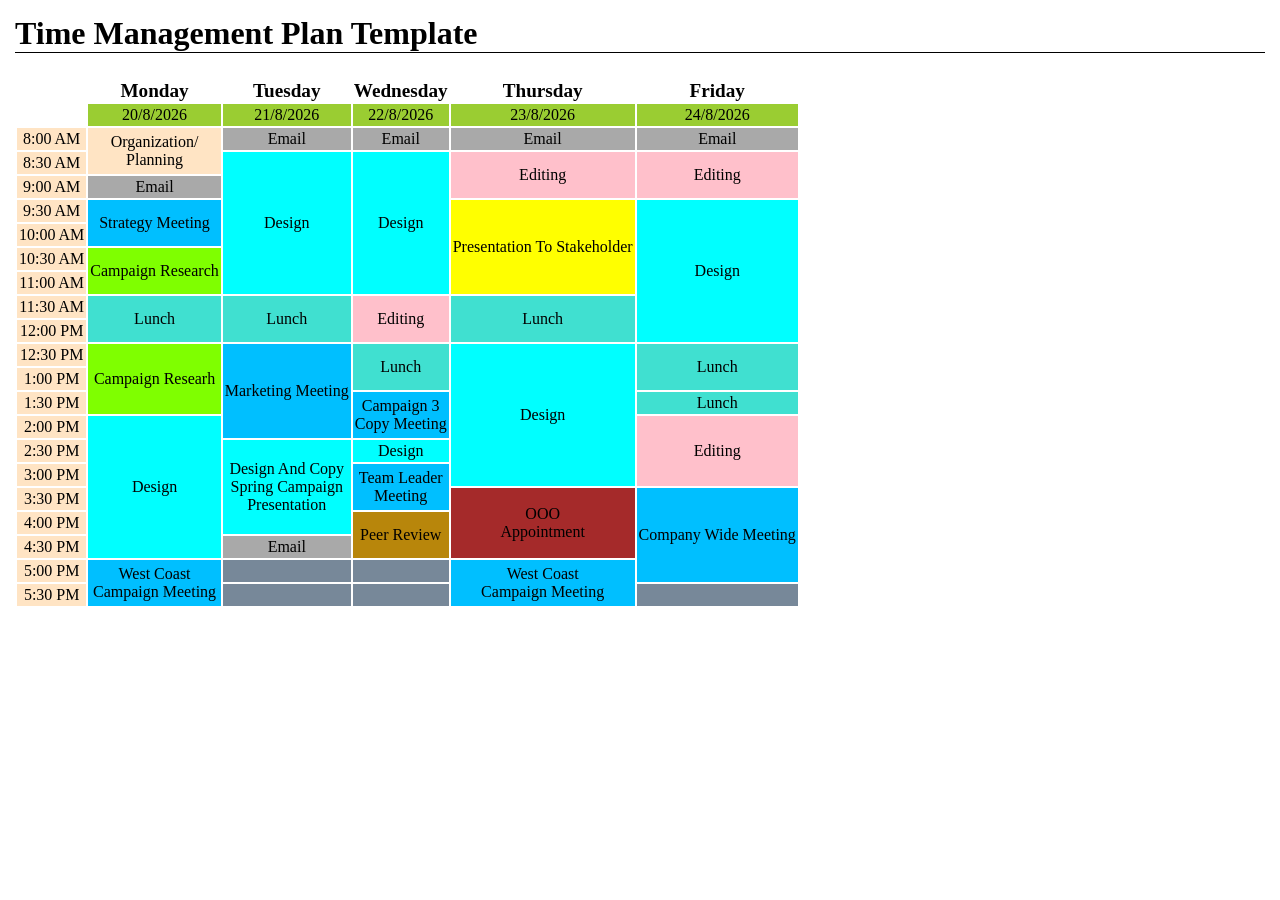
<file: index.html>
<!doctype html>
<html lang="en">
  <head>
    <meta charset="UTF-8" />
    <meta name="viewport" content="width=device-width, initial-scale=1.0" />
    <title>Schedule</title>
    <link rel="stylesheet" href="style.css">
  </head>
  <body>
    <h1>Time Management Plan Template</h1>
    <table>
      <tr>
        <th></th>
        <th>Monday</th>
        <th>Tuesday</th>
        <th>Wednesday</th>
        <th>Thursday</th>
        <th>Friday</th>
      </tr>

      <tr>
        <th></th>
        <td class="date_bg">20/8/2026</td>
        <td class="date_bg">21/8/2026</td>
        <td class="date_bg">22/8/2026</td>
        <td class="date_bg">23/8/2026</td>
        <td class="date_bg">24/8/2026</td>
      </tr>

      <tr>
        <td class="time_bg">8:00 AM</td>
        <td rowspan="2" class="time_bg">Organization/ <br/> Planning</td>
        <td class="email_bg">Email</td>
        <td class="email_bg">Email</td>
        <td class="email_bg">Email</td>
        <td class="email_bg">Email</td>
      </tr>

      <tr>
        <td class="time_bg">8:30 AM</td>
        <td rowspan="6" class="design_bg">Design</td>
        <td rowspan="6" class="design_bg">Design</td>
        <td rowspan="2" class="edit_bg">Editing</td>
        <td rowspan="2" class="edit_bg">Editing</td>
      </tr>

      <tr>
        <td class="time_bg">9:00 AM</td>
        <td class="email_bg">Email</td>
      </tr>

      <tr>
        <td class="time_bg">9:30 AM</td>
        <td rowspan="2" class="meeting_bg">Strategy Meeting</td>
        <td rowspan="4" class="stake_bg">Presentation to Stakeholder</td>
        <td rowspan="6" class="design_bg">Design</td>
      </tr>

      <tr>
        <td class="time_bg">10:00 AM</td>
      </tr>

      <tr>
        <td class="time_bg">10:30 AM</td>
        <td rowspan="2" class="research_bg">Campaign Research</td>
      </tr>

      <tr>
        <td class="time_bg">11:00 AM</td>
      </tr>

      <tr>
        <td class="time_bg">11:30 AM</td>
        <td rowspan="2" class="lunch_bg">Lunch</td>
        <td rowspan="2" class="lunch_bg">Lunch</td>
        <td rowspan="2" class="edit_bg">Editing</td>
        <td rowspan="2" class="lunch_bg">Lunch</td>
      </tr>

      <tr>
        <td class="time_bg">12:00 PM</td>
      </tr>

      <tr>
        <td class="time_bg">12:30 PM</td>
        <td rowspan="3" class="research_bg">Campaign Researh</td>
        <td rowspan="4" class="meeting_bg">Marketing Meeting</td>
        <td rowspan="2" class="lunch_bg">Lunch</td>
        <td rowspan="6" class="design_bg">Design</td>
        <td rowspan="2" class="lunch_bg">Lunch</td>
      </tr>

      <tr>
        <td class="time_bg">1:00 PM</td>
      </tr>

      <tr>
        <td class="time_bg">1:30 PM</td>
        <td rowspan="2" class="meeting_bg">Campaign 3 <br/> Copy Meeting</td>
        <td class="lunch_bg">Lunch</td>
      </tr>

      <tr>
        <td class="time_bg">2:00 PM</td>
        <td rowspan="6" class="design_bg">Design</td>
        <td rowspan="3" class="edit_bg">Editing</td>
      </tr>

      <tr>
        <td class="time_bg">2:30 PM</td>
        <td rowspan="4" class="design_bg">Design and Copy <br/> Spring Campaign <br/> Presentation</td>
        <td class="design_bg">Design</td>
      </tr> 

      <tr>
        <td class="time_bg">3:00 PM</td>
        <td rowspan="2" class="meeting_bg">Team Leader <br/> Meeting</td>
      </tr>

      <tr>
        <td class="time_bg">3:30 PM</td>
        <td rowspan="3" class="appoinment_bg">OOO <br/> Appointment</td>
        <td rowspan="4" class="meeting_bg">Company Wide Meeting</td>
      </tr>

      <tr>
        <td class="time_bg">4:00 PM</td>
        <td rowspan="2" class="review_bg">Peer Review</td> 
      </tr>

      <tr>
        <td class="time_bg">4:30 PM</td>
        <td class="email_bg">Email</td>
      </tr>

      <tr>
        <td class="time_bg">5:00 PM</td>
        <td rowspan="2" class="meeting_bg">West Coast <br/> Campaign Meeting</td>
        <td class="empty_bg"></td>
        <td class="empty_bg"></td>
        <td rowspan="2" class="meeting_bg">West Coast <br/> Campaign Meeting</td>
      </tr>

      <tr>
        <td class="time_bg">5:30 PM</td>
        <td class="empty_bg"></td>
        <td class="empty_bg"></td>
        <td class="empty_bg"></td>
      </tr>
      
    </table>
  </body>
</html>
</file>
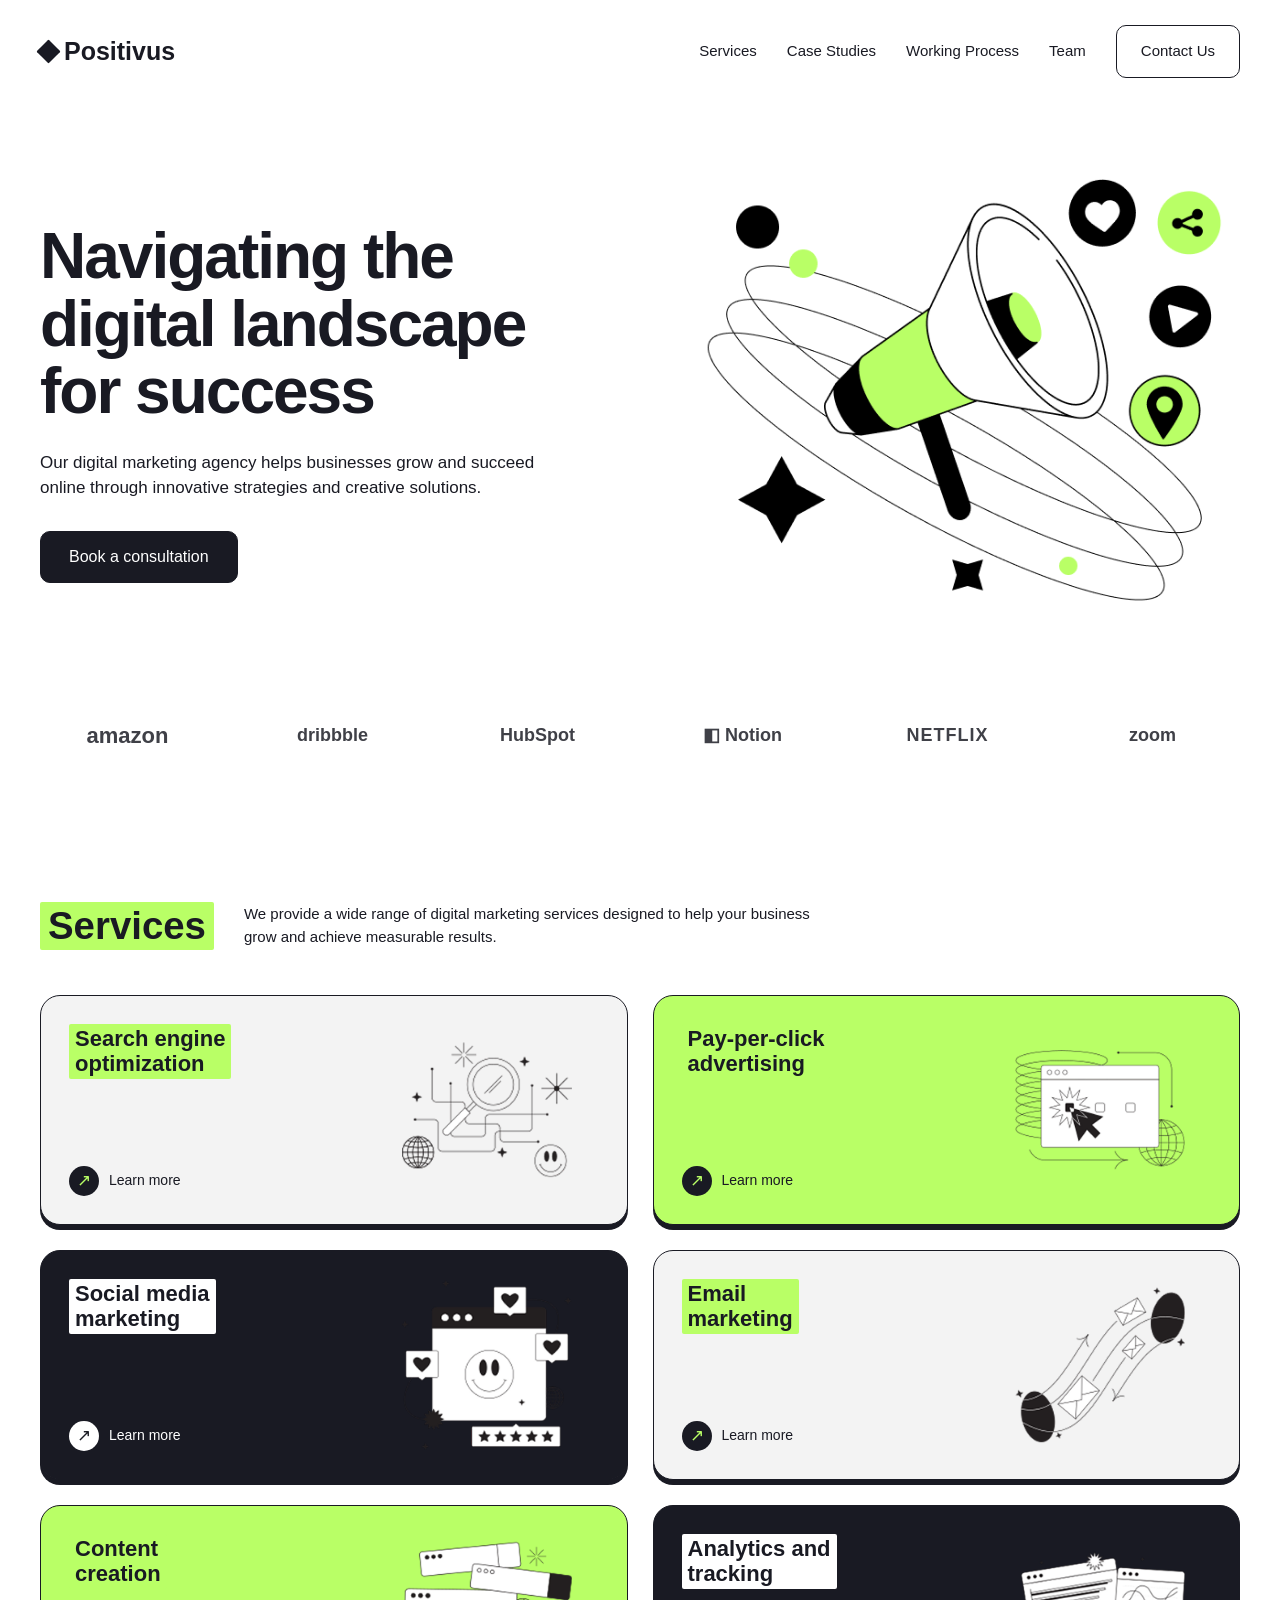
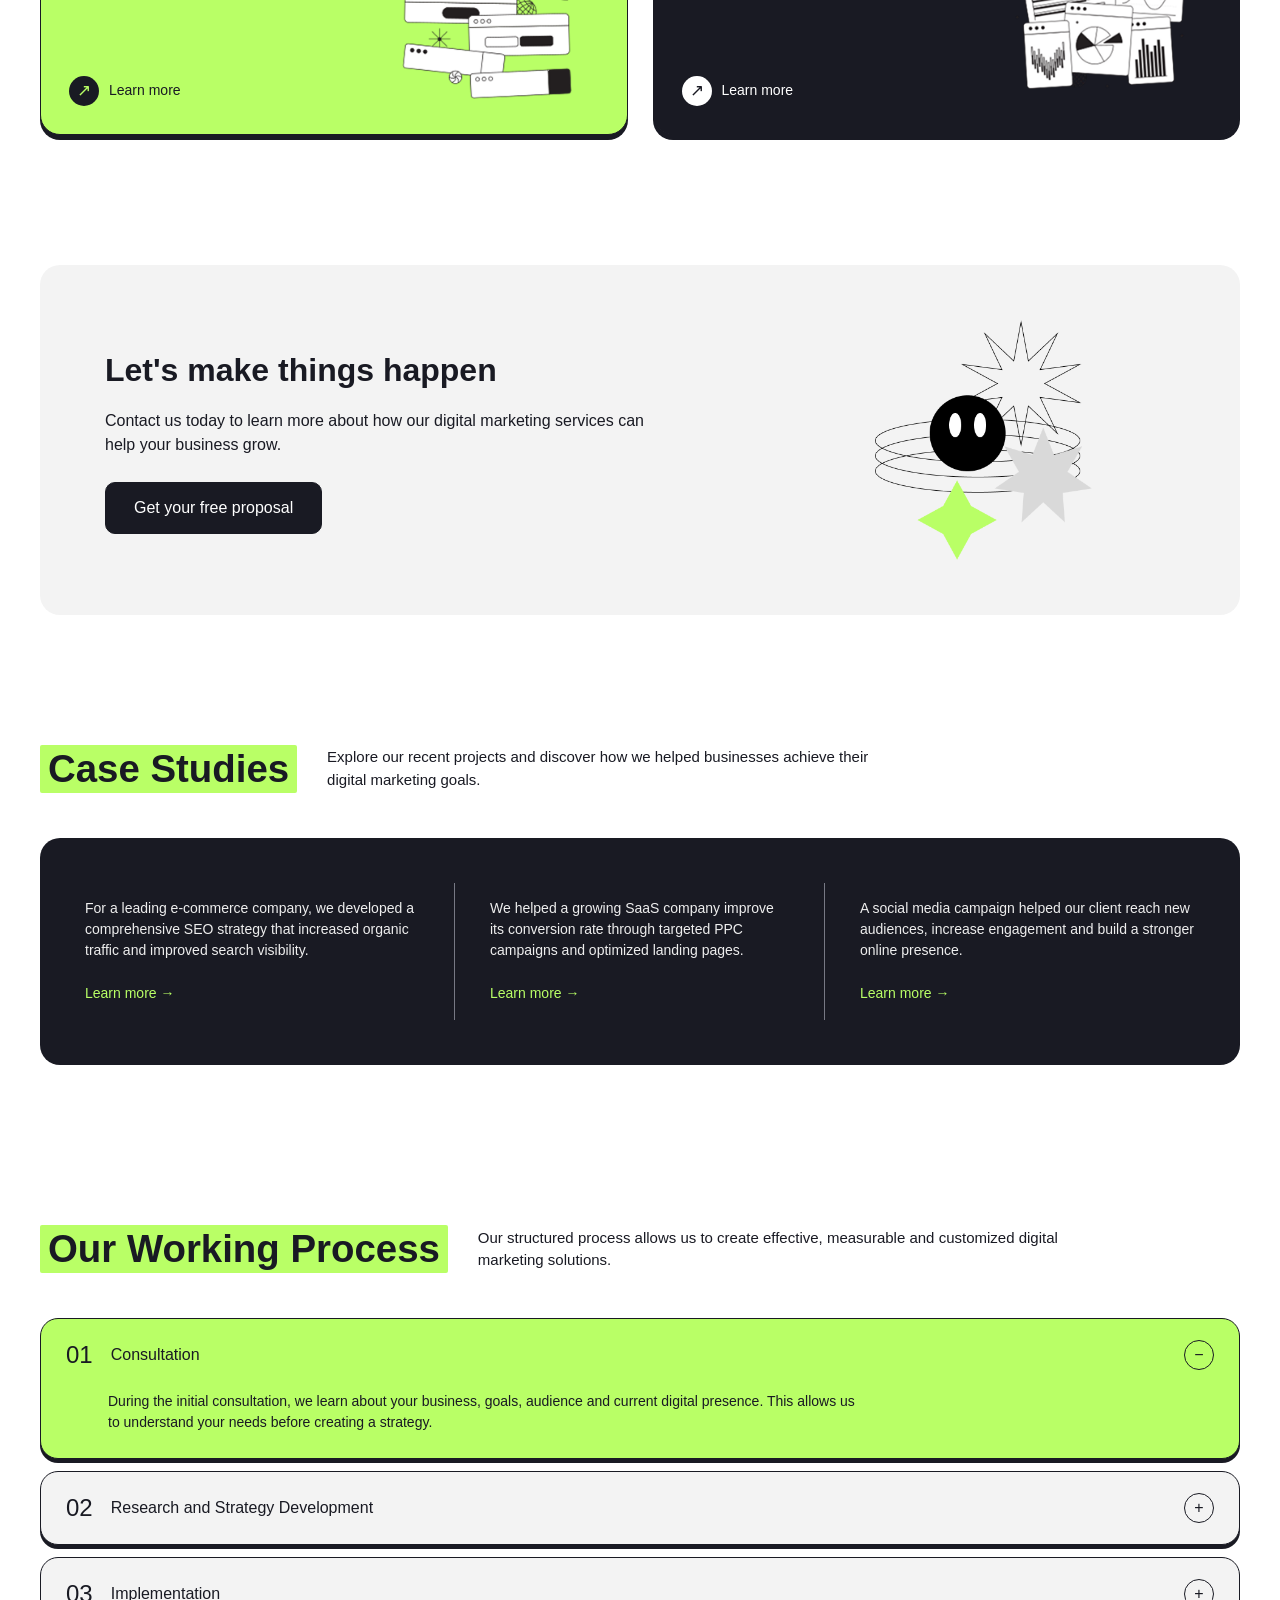
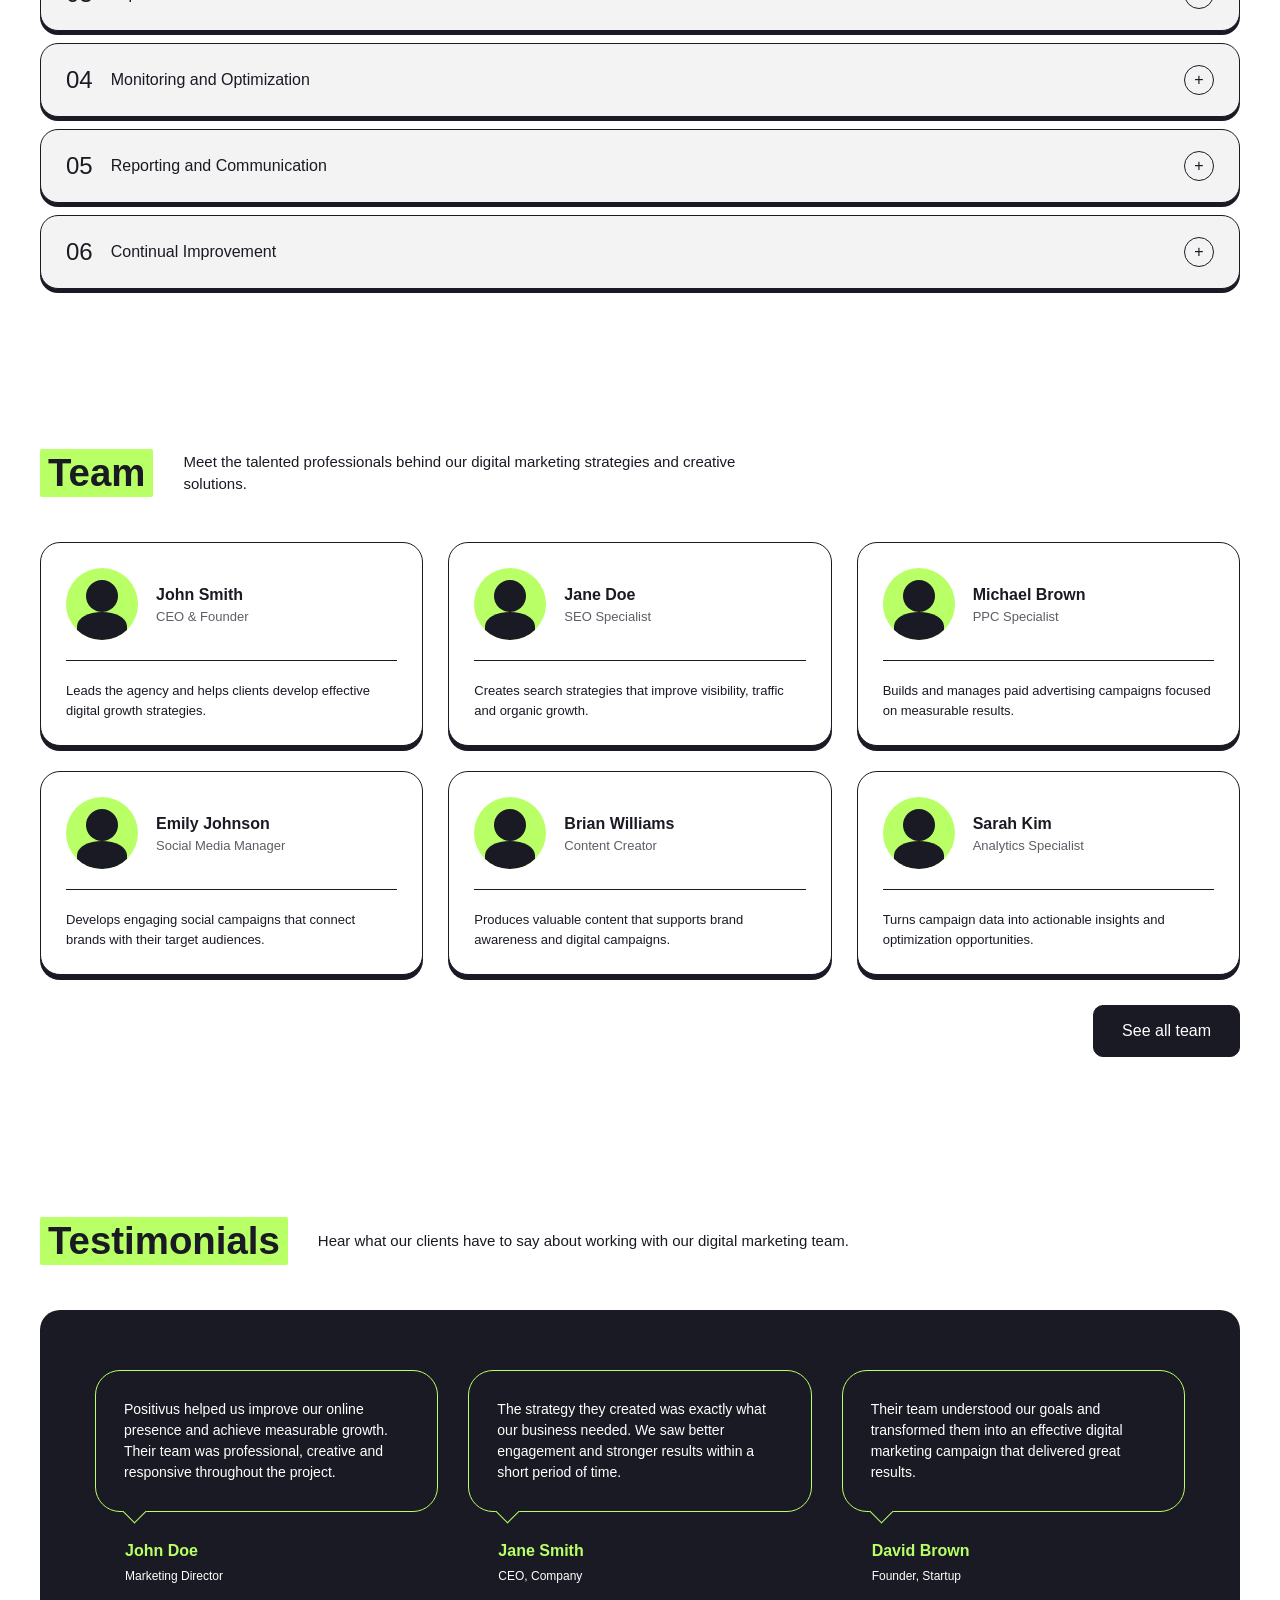
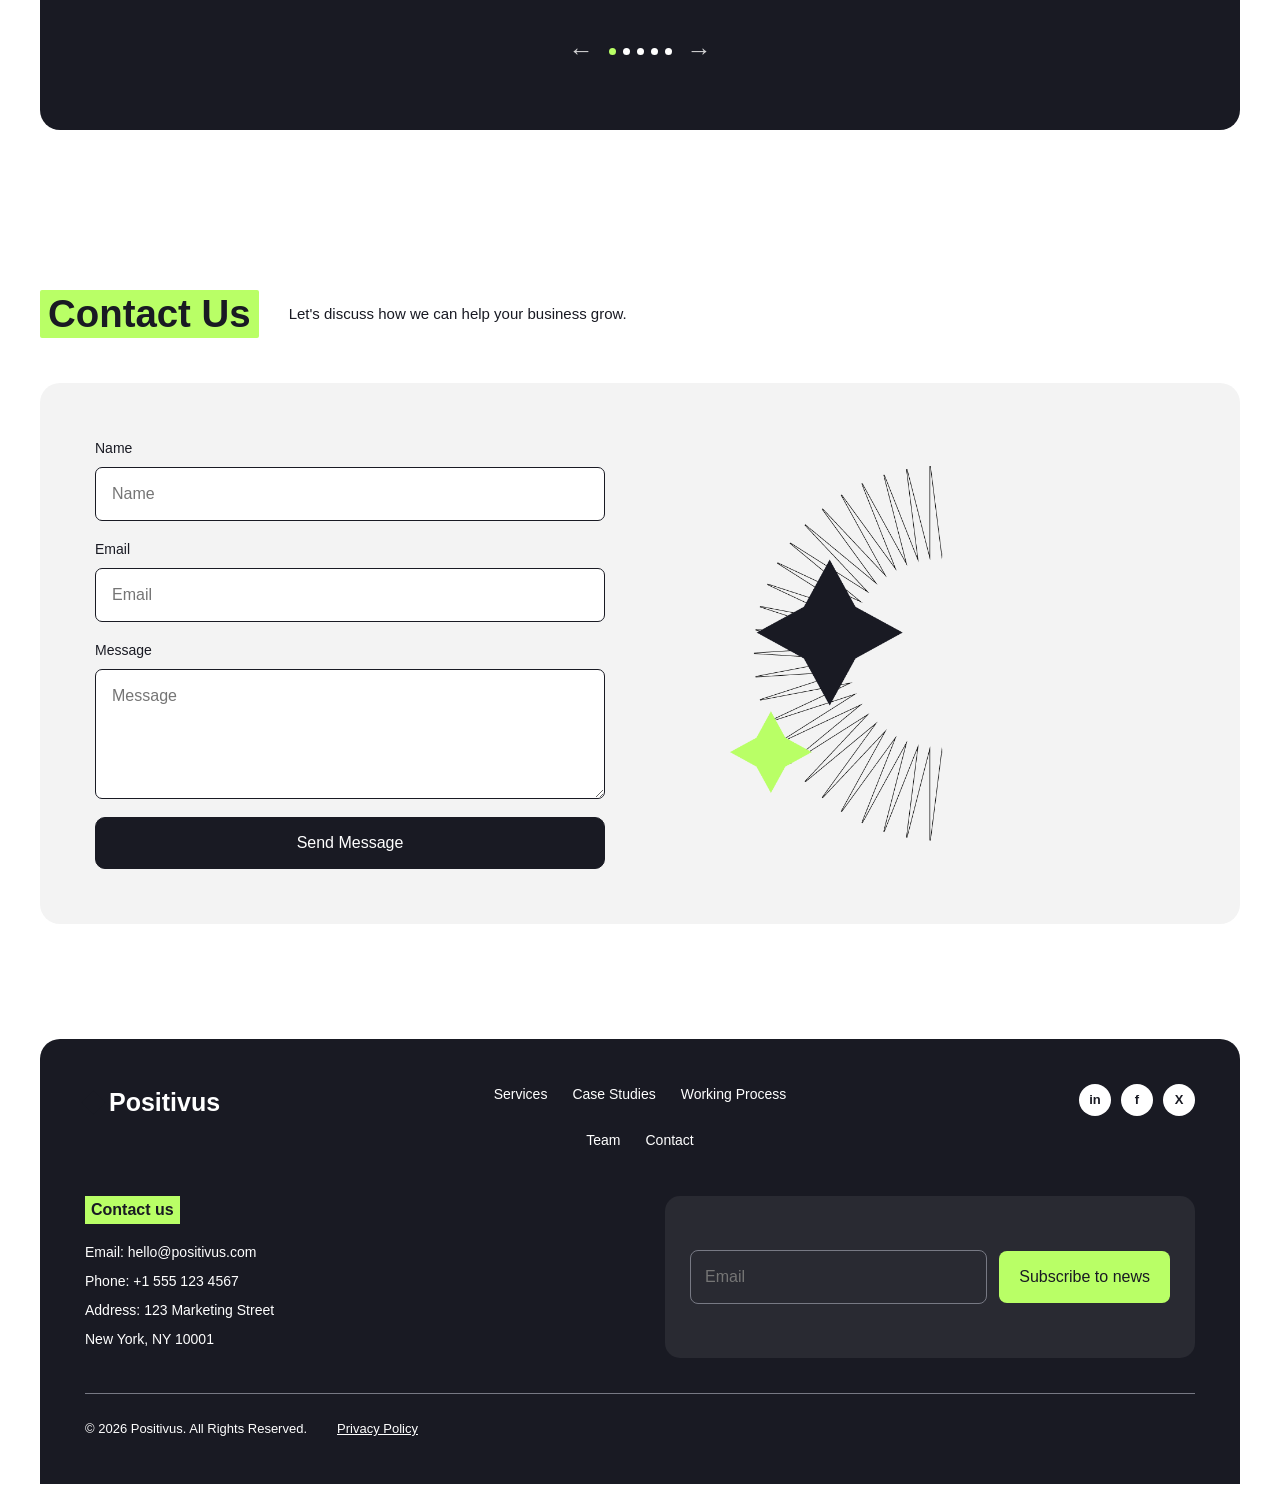
<file: Assignment #3/index.html>
<!doctype html>
<html lang="en">
  <head>
    <meta charset="UTF-8" />
    <meta name="viewport" content="width=device-width, initial-scale=1.0" />
    <title>Positivus - Digital Marketing Agency</title>
    <link rel="stylesheet" href="./style.css" />
  </head>
  <body>
    <!-- ==================== NAVBAR ==================== -->

    <header class="navbar">
      <div class="container nav-wrapper">
        <a href="#" class="logo">
          <span class="logo-mark"></span>
          Positivus
        </a>

        <nav class="nav-menu">
          <a href="#services">Services</a>
          <a href="#case-studies">Case Studies</a>
          <a href="#process">Working Process</a>
          <a href="#team">Team</a>
          <a href="#contact" class="nav-button">Contact Us</a>
        </nav>

        <button class="mobile-menu" aria-label="Open menu">
          <span></span>
          <span></span>
          <span></span>
        </button>
      </div>
    </header>

    <main>
      <!-- ==================== HERO ==================== -->

      <section class="hero">
        <div class="container hero-wrapper">
          <div class="hero-content">
            <h1>Navigating the digital landscape for success</h1>

            <p>
              Our digital marketing agency helps businesses grow and succeed
              online through innovative strategies and creative solutions.
            </p>

            <a href="#contact" class="btn"> Book a consultation </a>
          </div>

          <div class="hero-graphic">
            <img src="./assets/hero.png" alt="Digital marketing illustration" />
          </div>
        </div>
      </section>

      <!-- ==================== CLIENT LOGOS ==================== -->

      <section class="logos">
        <div class="container logo-list">
          <div class="client-logo amazon">amazon</div>
          <div class="client-logo">dribbble</div>
          <div class="client-logo">HubSpot</div>
          <div class="client-logo">◧ Notion</div>
          <div class="client-logo netflix">NETFLIX</div>
          <div class="client-logo">zoom</div>
        </div>
      </section>

      <!-- ==================== SERVICES ==================== -->

      <section class="section" id="services">
        <div class="container">
          <div class="section-heading">
            <h2>Services</h2>

            <p>
              We provide a wide range of digital marketing services designed to
              help your business grow and achieve measurable results.
            </p>
          </div>

          <div class="services-grid">
            <!-- Card 1 -->

            <article class="service-card light">
              <div class="service-info">
                <h3 class="service-title">
                  Search engine<br />
                  optimization
                </h3>

                <a href="#" class="learn-more">
                  <span class="arrow-circle">↗</span>
                  Learn more
                </a>
              </div>

              <div class="service-art">
                <img
                  src="./assets/service1.png"
                  alt="Search engine optimization" />
              </div>
            </article>

            <!-- Card 2 -->

            <article class="service-card green">
              <div class="service-info">
                <h3 class="service-title">
                  Pay-per-click<br />
                  advertising
                </h3>

                <a href="#" class="learn-more">
                  <span class="arrow-circle">↗</span>
                  Learn more
                </a>
              </div>

              <div class="service-art">
                <img
                  src="./assets/service2.png"
                  alt="Search engine optimization" />
              </div>
            </article>

            <!-- Card 3 -->

            <article class="service-card dark">
              <div class="service-info">
                <h3 class="service-title">
                  Social media<br />
                  marketing
                </h3>

                <a href="#" class="learn-more">
                  <span class="arrow-circle">↗</span>
                  Learn more
                </a>
              </div>

              <div class="service-art">
                <img
                  src="./assets/service3.png"
                  alt="Search engine optimization" />
              </div>
            </article>

            <!-- Card 4 -->

            <article class="service-card light">
              <div class="service-info">
                <h3 class="service-title">
                  Email<br />
                  marketing
                </h3>

                <a href="#" class="learn-more">
                  <span class="arrow-circle">↗</span>
                  Learn more
                </a>
              </div>

              <div class="service-art">
                <img
                  src="./assets/service4.png"
                  alt="Search engine optimization" />
              </div>
            </article>

            <!-- Card 5 -->

            <article class="service-card green">
              <div class="service-info">
                <h3 class="service-title">
                  Content<br />
                  creation
                </h3>

                <a href="#" class="learn-more">
                  <span class="arrow-circle">↗</span>
                  Learn more
                </a>
              </div>

              <div class="service-art">
                <img
                  src="./assets/service5.png"
                  alt="Search engine optimization" />
              </div>
            </article>

            <!-- Card 6 -->

            <article class="service-card dark">
              <div class="service-info">
                <h3 class="service-title">
                  Analytics and<br />
                  tracking
                </h3>

                <a href="#" class="learn-more">
                  <span class="arrow-circle">↗</span>
                  Learn more
                </a>
              </div>

              <div class="service-art">
                <img
                  src="./assets/service6.png"
                  alt="Search engine optimization" />
              </div>
            </article>
          </div>
        </div>
      </section>

      <!-- ==================== CTA ==================== -->

      <section class="cta">
        <div class="container">
          <div class="cta-box">
            <div>
              <h3>Let's make things happen</h3>

              <p>
                Contact us today to learn more about how our digital marketing
                services can help your business grow.
              </p>

              <a href="#contact" class="btn"> Get your free proposal </a>
            </div>

            <div class="cta-art">
              <img
                src="./assets/cta.png"
                alt="Let's make things happen illustration" />
            </div>
          </div>
        </div>
      </section>

      <!-- ==================== CASE STUDIES ==================== -->

      <section class="section" id="case-studies">
        <div class="container">
          <div class="section-heading">
            <h2>Case Studies</h2>

            <p>
              Explore our recent projects and discover how we helped businesses
              achieve their digital marketing goals.
            </p>
          </div>

          <div class="case-studies">
            <article class="case">
              <p>
                For a leading e-commerce company, we developed a comprehensive
                SEO strategy that increased organic traffic and improved search
                visibility.
              </p>

              <a href="#"> Learn more → </a>
            </article>

            <article class="case">
              <p>
                We helped a growing SaaS company improve its conversion rate
                through targeted PPC campaigns and optimized landing pages.
              </p>

              <a href="#"> Learn more → </a>
            </article>

            <article class="case">
              <p>
                A social media campaign helped our client reach new audiences,
                increase engagement and build a stronger online presence.
              </p>

              <a href="#"> Learn more → </a>
            </article>
          </div>
        </div>
      </section>

      <!-- ==================== WORKING PROCESS ==================== -->

      <section class="section" id="process">
        <div class="container">
          <div class="section-heading">
            <h2>Our Working Process</h2>

            <p>
              Our structured process allows us to create effective, measurable
              and customized digital marketing solutions.
            </p>
          </div>

          <div class="process-list">
            <!-- 01 -->

            <details class="process-item" open>
              <summary>
                <div class="process-title">
                  <span class="process-number"> 01 </span>

                  <span class="process-name"> Consultation </span>
                </div>

                <span class="process-icon"></span>
              </summary>

              <div class="process-content">
                During the initial consultation, we learn about your business,
                goals, audience and current digital presence. This allows us to
                understand your needs before creating a strategy.
              </div>
            </details>

            <!-- 02 -->

            <details class="process-item">
              <summary>
                <div class="process-title">
                  <span class="process-number"> 02 </span>

                  <span class="process-name">
                    Research and Strategy Development
                  </span>
                </div>

                <span class="process-icon"></span>
              </summary>

              <div class="process-content">
                We research your market, competitors and target audience before
                developing a customized digital marketing strategy.
              </div>
            </details>

            <!-- 03 -->

            <details class="process-item">
              <summary>
                <div class="process-title">
                  <span class="process-number"> 03 </span>

                  <span class="process-name"> Implementation </span>
                </div>

                <span class="process-icon"></span>
              </summary>

              <div class="process-content">
                Our team executes the approved strategy using the most
                appropriate digital marketing channels and techniques.
              </div>
            </details>

            <!-- 04 -->

            <details class="process-item">
              <summary>
                <div class="process-title">
                  <span class="process-number"> 04 </span>

                  <span class="process-name">
                    Monitoring and Optimization
                  </span>
                </div>

                <span class="process-icon"></span>
              </summary>

              <div class="process-content">
                We monitor campaign performance and continuously optimize
                campaigns based on measurable data.
              </div>
            </details>

            <!-- 05 -->

            <details class="process-item">
              <summary>
                <div class="process-title">
                  <span class="process-number"> 05 </span>

                  <span class="process-name">
                    Reporting and Communication
                  </span>
                </div>

                <span class="process-icon"></span>
              </summary>

              <div class="process-content">
                We provide clear reports and maintain communication so clients
                can understand campaign progress and results.
              </div>
            </details>

            <!-- 06 -->

            <details class="process-item">
              <summary>
                <div class="process-title">
                  <span class="process-number"> 06 </span>

                  <span class="process-name"> Continual Improvement </span>
                </div>

                <span class="process-icon"></span>
              </summary>

              <div class="process-content">
                We use campaign insights and performance data to identify new
                opportunities and improve future results.
              </div>
            </details>
          </div>
        </div>
      </section>

      <!-- ==================== TEAM ==================== -->

      <section class="section" id="team">
        <div class="container">
          <div class="section-heading">
            <h2>Team</h2>

            <p>
              Meet the talented professionals behind our digital marketing
              strategies and creative solutions.
            </p>
          </div>

          <div class="team-grid">
            <!-- Team 1 -->

            <article class="team-card">
              <div class="team-top">
                <div class="team-image"></div>

                <div>
                  <div class="team-name">John Smith</div>

                  <div class="team-role">CEO & Founder</div>
                </div>
              </div>

              <p>
                Leads the agency and helps clients develop effective digital
                growth strategies.
              </p>
            </article>

            <!-- Team 2 -->

            <article class="team-card">
              <div class="team-top">
                <div class="team-image"></div>

                <div>
                  <div class="team-name">Jane Doe</div>

                  <div class="team-role">SEO Specialist</div>
                </div>
              </div>

              <p>
                Creates search strategies that improve visibility, traffic and
                organic growth.
              </p>
            </article>

            <!-- Team 3 -->

            <article class="team-card">
              <div class="team-top">
                <div class="team-image"></div>

                <div>
                  <div class="team-name">Michael Brown</div>

                  <div class="team-role">PPC Specialist</div>
                </div>
              </div>

              <p>
                Builds and manages paid advertising campaigns focused on
                measurable results.
              </p>
            </article>

            <!-- Team 4 -->

            <article class="team-card">
              <div class="team-top">
                <div class="team-image"></div>

                <div>
                  <div class="team-name">Emily Johnson</div>

                  <div class="team-role">Social Media Manager</div>
                </div>
              </div>

              <p>
                Develops engaging social campaigns that connect brands with
                their target audiences.
              </p>
            </article>

            <!-- Team 5 -->

            <article class="team-card">
              <div class="team-top">
                <div class="team-image"></div>

                <div>
                  <div class="team-name">Brian Williams</div>

                  <div class="team-role">Content Creator</div>
                </div>
              </div>

              <p>
                Produces valuable content that supports brand awareness and
                digital campaigns.
              </p>
            </article>

            <!-- Team 6 -->

            <article class="team-card">
              <div class="team-top">
                <div class="team-image"></div>

                <div>
                  <div class="team-name">Sarah Kim</div>

                  <div class="team-role">Analytics Specialist</div>
                </div>
              </div>

              <p>
                Turns campaign data into actionable insights and optimization
                opportunities.
              </p>
            </article>
          </div>

          <div class="team-button-wrapper">
            <a href="#" class="btn"> See all team </a>
          </div>
        </div>
      </section>

      <!-- ==================== TESTIMONIALS ==================== -->

      <section class="section">
        <div class="container">
          <div class="section-heading">
            <h2>Testimonials</h2>

            <p>
              Hear what our clients have to say about working with our digital
              marketing team.
            </p>
          </div>

          <div class="testimonial-box">
            <div class="testimonial-grid">
              <article class="testimonial">
                <div class="testimonial-text">
                  Positivus helped us improve our online presence and achieve
                  measurable growth. Their team was professional, creative and
                  responsive throughout the project.
                </div>

                <div class="testimonial-author">
                  <strong> John Doe </strong>

                  <span> Marketing Director </span>
                </div>
              </article>

              <article class="testimonial">
                <div class="testimonial-text">
                  The strategy they created was exactly what our business
                  needed. We saw better engagement and stronger results within a
                  short period of time.
                </div>

                <div class="testimonial-author">
                  <strong> Jane Smith </strong>

                  <span> CEO, Company </span>
                </div>
              </article>

              <article class="testimonial">
                <div class="testimonial-text">
                  Their team understood our goals and transformed them into an
                  effective digital marketing campaign that delivered great
                  results.
                </div>

                <div class="testimonial-author">
                  <strong> David Brown </strong>

                  <span> Founder, Startup </span>
                </div>
              </article>
            </div>

            <div class="testimonial-controls">
              <span class="control-arrow"> ← </span>

              <div class="dots">
                <span></span>
                <span></span>
                <span></span>
                <span></span>
                <span></span>
              </div>

              <span class="control-arrow"> → </span>
            </div>
          </div>
        </div>
      </section>

      <!-- ==================== CONTACT ==================== -->

      <section class="section" id="contact">
        <div class="container">
          <div class="section-heading">
            <h2>Contact Us</h2>

            <p>Let's discuss how we can help your business grow.</p>
          </div>

          <div class="contact-box">
            <form class="contact-form">
              <div class="form-group">
                <label for="name"> Name </label>

                <input type="text" id="name" name="name" placeholder="Name" />
              </div>

              <div class="form-group">
                <label for="email"> Email </label>

                <input
                  type="email"
                  id="email"
                  name="email"
                  placeholder="Email" />
              </div>

              <div class="form-group">
                <label for="message"> Message </label>

                <textarea
                  id="message"
                  name="message"
                  placeholder="Message"></textarea>
              </div>

              <button type="submit" class="btn">Send Message</button>
            </form>

            <div class="contact-art">
              <img src="./assets/Contact.png" alt="Contact us illustration" />
            </div>
          </div>
        </div>
      </section>
    </main>

    <!-- ==================== FOOTER ==================== -->

    <footer>
      <div class="container">
        <div class="footer-box">
          <div class="footer-top">
            <a href="#" class="logo footer-logo">
              <span class="logo-mark"></span>

              Positivus
            </a>

            <nav class="footer-links">
              <a href="#services"> Services </a>

              <a href="#case-studies"> Case Studies </a>

              <a href="#process"> Working Process </a>

              <a href="#team"> Team </a>

              <a href="#contact"> Contact </a>
            </nav>

            <div class="socials">
              <a href="#" class="social"> in </a>

              <a href="#" class="social"> f </a>

              <a href="#" class="social"> X </a>
            </div>
          </div>

          <div class="footer-content">
            <div class="footer-contact">
              <h4>Contact us</h4>

              <p>Email: hello@positivus.com</p>

              <p>Phone: +1 555 123 4567</p>

              <p>Address: 123 Marketing Street</p>

              <p>New York, NY 10001</p>
            </div>

            <form class="newsletter">
              <input
                type="email"
                placeholder="Email"
                aria-label="Email address" />

              <button type="submit">Subscribe to news</button>
            </form>
          </div>

          <div class="footer-bottom">
            <span> © 2026 Positivus. All Rights Reserved. </span>

            <a href="#"> Privacy Policy </a>
          </div>
        </div>
      </div>
    </footer>
  </body>
</html>
</file>
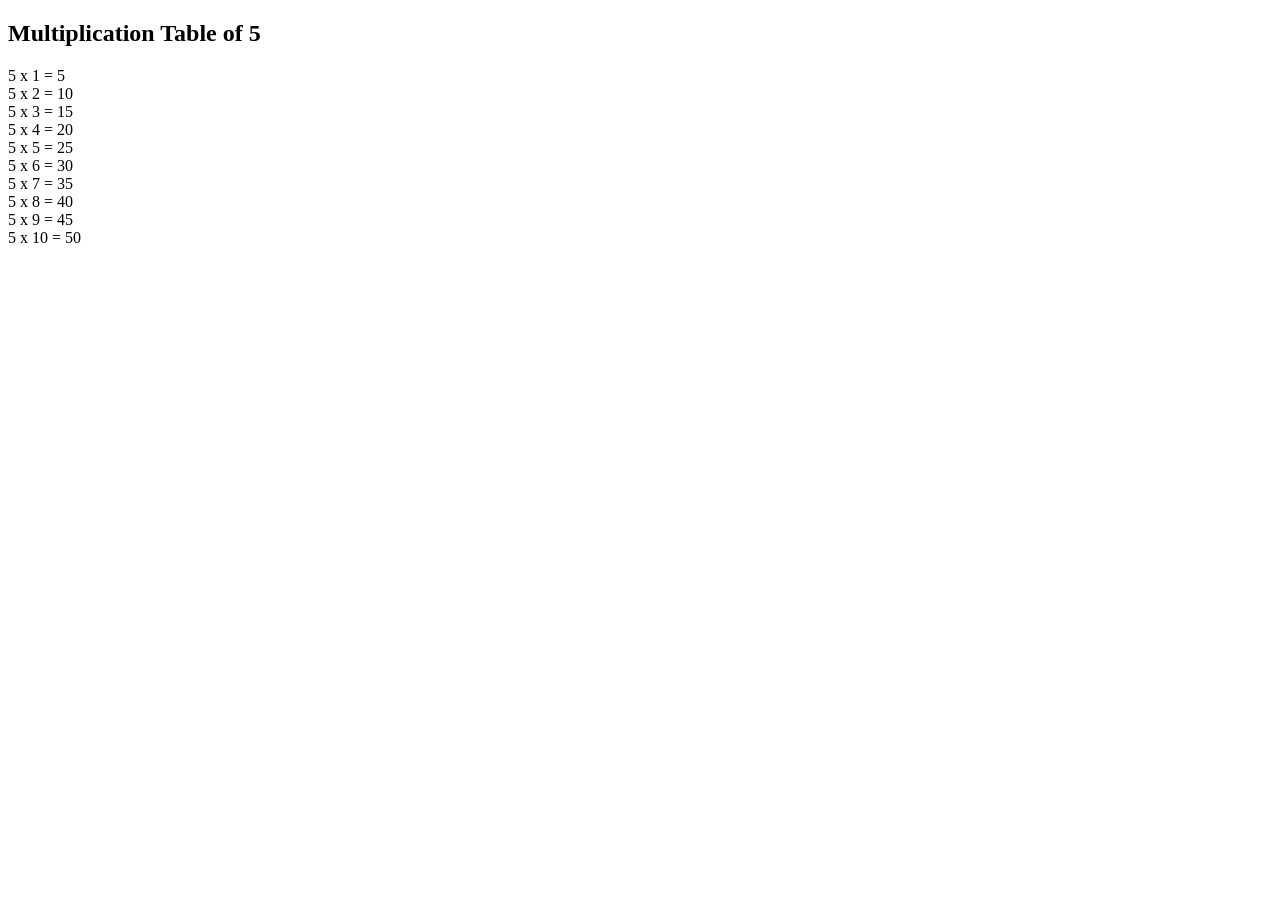
<file: JS_Assignment/chapterSixTillNine/index.html>
<!DOCTYPE html>
<html lang="en">
<head>
  <meta charset="UTF-8">
  <meta name="viewport" content="width=device-width, initial-scale=1.0">
  <title>Document</title>
</head>
<body>
  <script src="./main.js"></script>
  
</body>
</html>
</file>
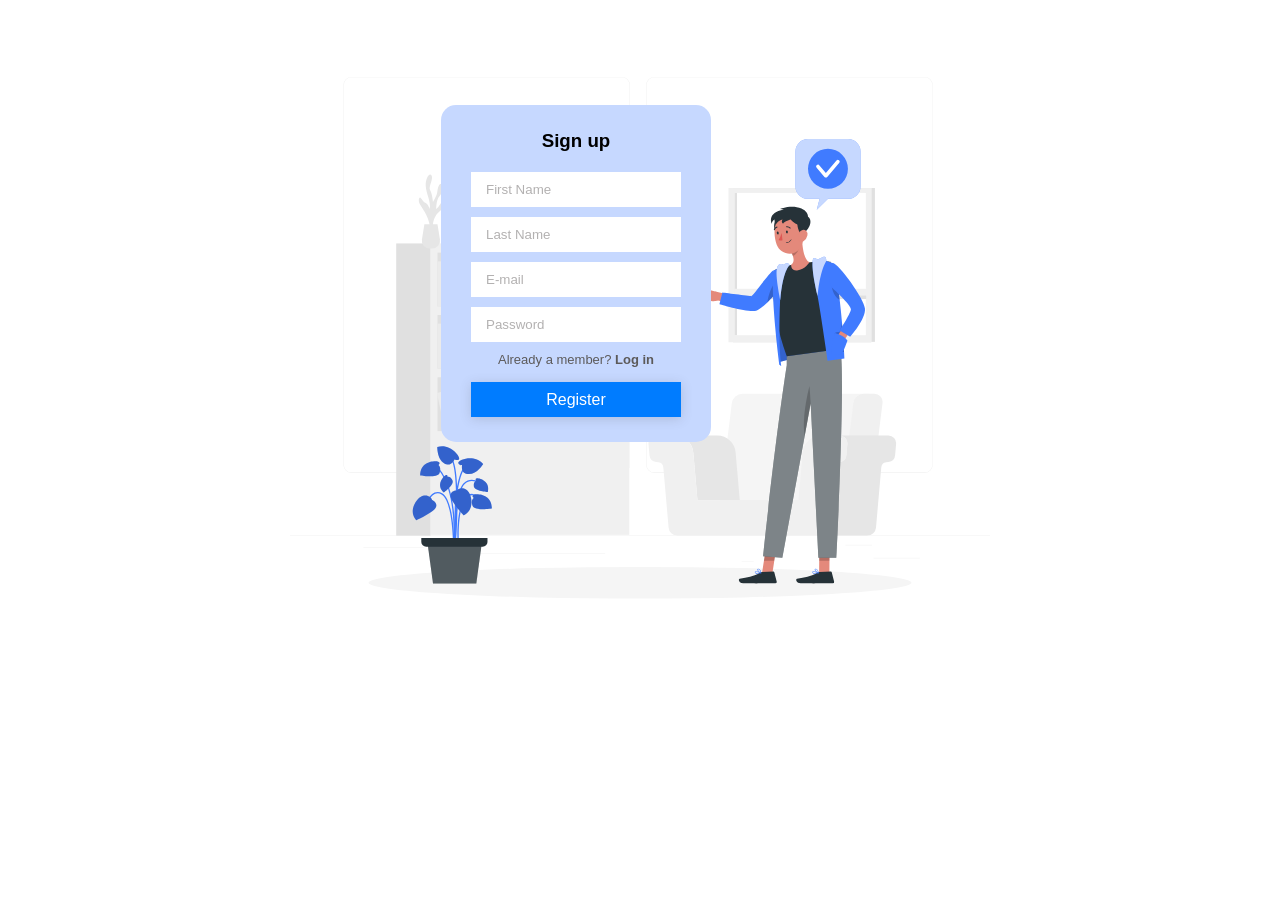
<file: Desktop/SaylaniBackend/Assignment #2 - Form/index.html>
<!doctype html>
<html lang="en">
  <head>
    <meta charset="UTF-8" />
    <meta name="viewport" content="width=device-width, initial-scale=1.0" />
    <link rel="stylesheet" href="./style.css" />
    <title>Sign Up</title>
  </head>
  <body>
    <div class="main_container">
      <div class="sub_container">
        <div class="signup_container">
          <div class="signup_content">
            <h3>Sign up</h3>
            <div class="inp_container">
              <input type="text" name="First Name" placeholder="First Name" />
              <input type="text" name="Last Name" placeholder="Last Name" />
              <input type="email" name="E-mail" placeholder="E-mail" />
              <input type="password" name="Password" placeholder="Password" />
              <div class="btn_container">
                <label for=""
                  >Already a member? <a href="./login.html">Log in</a></label
                >
                <button>Register</button>
              </div>
            </div>
          </div>
        </div>
      </div>
    </div>
  </body>
</html>
</file>
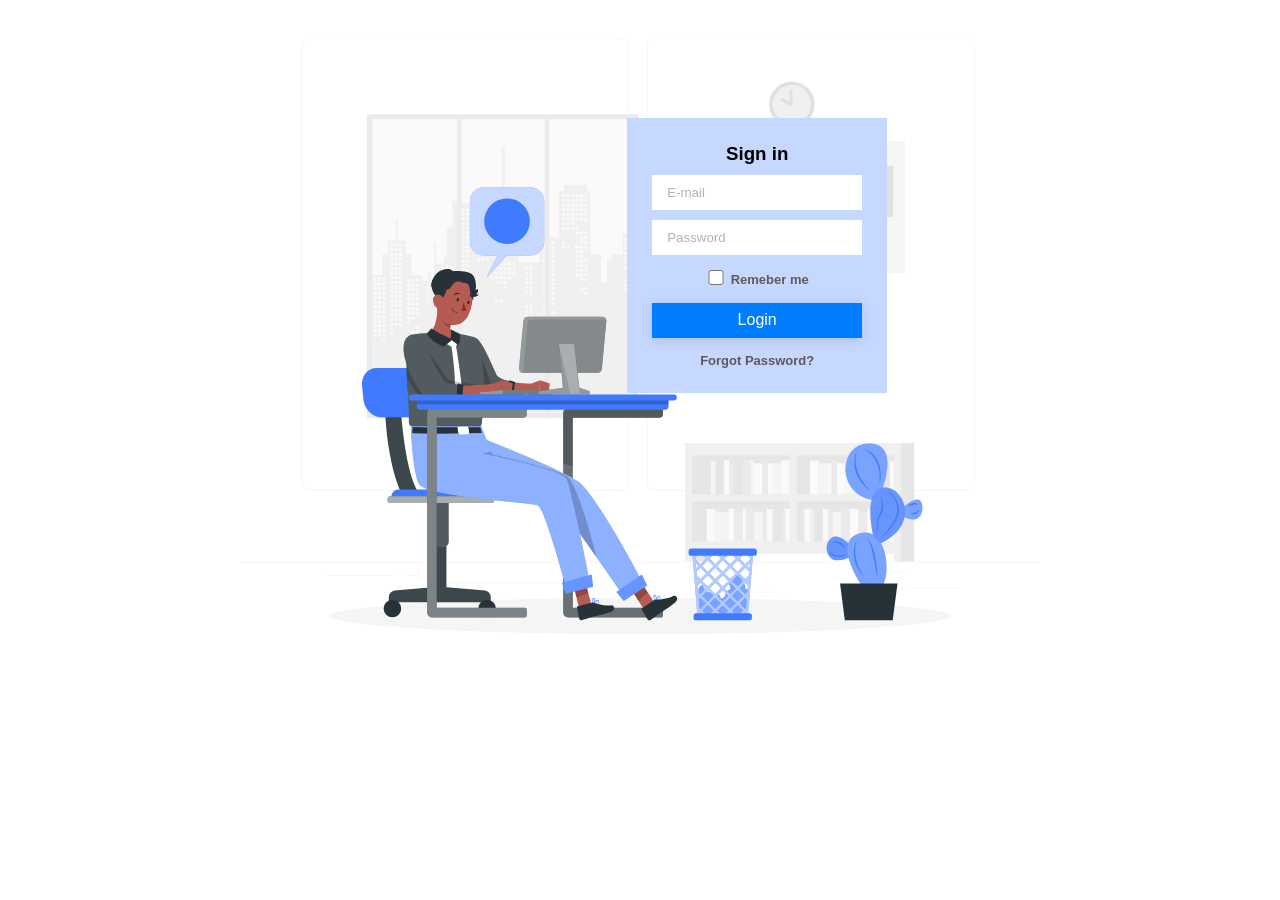
<file: Desktop/SaylaniBackend/Assignment #2 - Form/login.html>
<!doctype html>
<html lang="en">
  <head>
    <meta charset="UTF-8" />
    <meta name="viewport" content="width=device-width, initial-scale=1.0" />
    <link rel="stylesheet" href="style.css" />
    <title>Log in</title>
  </head>
  <body>
    <div class="main_Container2">
      <div class="body_container">
        <div class="login_container">
          <h3>Sign in</h3>
          <div class="inp_container">
            <input type="text" name="E-mail" placeholder="E-mail" />
            <input type="password" name="Password" placeholder="Password" />
            <div class="checkbox_container">
              <input type="checkbox" name="Remeber me" />
              <span class="label_container"><label>Remeber me</label></span>
            </div>
            <div class="btn_container">
              <button>Login</button>
              <label><a href="./index.html">Forgot Password?</a></label>
            </div>
          </div>
        </div>
      </div>
    </div>
  </body>
</html>
</file>
<file: style.css>
*{
  padding: 0;
  margin: 0;
  box-sizing: border-box;
}

h1{
  margin: 15px;
  border-bottom: 1px solid;
}

table{
  margin: 25px 0 0 15px;
}

th{
  font-size: larger;
}

td{
  text-transform: capitalize;
  text-align: center;
  padding: 2px;
}

.time_bg{
  background-color: bisque;
}

.email_bg{
  background-color: darkgrey;
}

.design_bg{
  background-color: aqua;
}

.edit_bg{
  background-color: pink;
}

.lunch_bg{
  background-color: turquoise;
}

.research_bg{
  background-color: chartreuse;
}

.meeting_bg{
  background-color: rgb(0, 191, 255);
}

.stake_bg{
  background-color: yellow;
}

.appoinment_bg{
  background-color: brown;
}

.review_bg{
  background-color: darkgoldenrod;
}

.empty_bg{
  background-color: lightslategray;
}

.date_bg{
  background-color: yellowgreen;
}
</file>
<file: Assignment #3/style.css>
/* =========================================================
   RESET
========================================================= */

* {
  margin: 0;
  padding: 0;
  box-sizing: border-box;
}

html {
  scroll-behavior: smooth;
}

body {
  font-family: Arial, Helvetica, sans-serif;
  background: #ffffff;
  color: #191a23;
  line-height: 1.5;
  overflow-x: hidden;
}

img {
  max-width: 100%;
  display: block;
}

a {
  color: inherit;
  text-decoration: none;
}

button,
input,
textarea {
  font: inherit;
}

button {
  cursor: pointer;
}

ul {
  list-style: none;
}

/* =========================================================
   VARIABLES
========================================================= */

:root {
  --dark: #191a23;
  --green: #b9ff66;
  --light: #f3f3f3;
  --white: #ffffff;
  --border: #191a23;

  --radius: 20px;
  --container: 1200px;
}

/* =========================================================
   COMMON
========================================================= */

.container {
  width: min(100% - 40px, var(--container));
  margin-inline: auto;
}

.section {
  padding: 80px 0;
}

.section-heading {
  display: flex;
  align-items: center;
  gap: 30px;
  margin-bottom: 45px;
}

.section-heading h2 {
  display: inline-block;
  background: var(--green);
  padding: 2px 8px;
  border-radius: 2px;

  font-size: clamp(25px, 3vw, 40px);
  line-height: 1.15;
  font-weight: 600;
}

.section-heading p {
  max-width: 580px;
  font-size: 15px;
}

.btn {
  display: inline-flex;
  align-items: center;
  justify-content: center;

  min-height: 52px;
  padding: 0 28px;

  border: 1px solid var(--dark);
  border-radius: 10px;

  background: var(--dark);
  color: var(--white);

  transition: 0.25s ease;
}

.btn:hover {
  background: var(--green);
  color: var(--dark);
}

.btn.light {
  background: var(--white);
  color: var(--dark);
}

.btn.light:hover {
  background: var(--green);
}

/* =========================================================
   NAVBAR
========================================================= */

.navbar {
  padding: 25px 0;
}

.nav-wrapper {
  display: flex;
  align-items: center;
  justify-content: space-between;
  gap: 30px;
}

.logo {
  display: flex;
  align-items: center;
  gap: 7px;

  font-size: 25px;
  font-weight: 700;
}

.logo-mark {
  width: 17px;
  height: 17px;

  background: var(--dark);

  transform: rotate(45deg);
  border-radius: 1px;
}

.nav-menu {
  display: flex;
  align-items: center;
  gap: 30px;
}

.nav-menu a {
  font-size: 15px;
  transition: 0.2s;
}

.nav-menu a:hover {
  color: #5b5c64;
}

.nav-button {
  padding: 14px 24px;

  border: 1px solid var(--dark);
  border-radius: 10px;
}

.nav-button:hover {
  background: var(--green);
  color: var(--dark);
}

.mobile-menu {
  display: none;

  width: 42px;
  height: 42px;

  border: 1px solid var(--dark);
  border-radius: 8px;

  background: transparent;
}

.mobile-menu span {
  display: block;

  width: 20px;
  height: 2px;

  margin: 4px auto;

  background: var(--dark);
}

/* =========================================================
   HERO
========================================================= */

.hero {
  padding: 65px 0 50px;
}

.hero-wrapper {
  display: grid;
  grid-template-columns: 1fr 1fr;

  align-items: center;

  gap: 70px;
}

.hero-content h1 {
  max-width: 590px;

  font-size: clamp(42px, 5vw, 68px);
  line-height: 1.05;
  font-weight: 600;

  letter-spacing: -2px;

  margin-bottom: 25px;
}

.hero-content p {
  max-width: 500px;

  margin-bottom: 30px;

  font-size: 17px;
}

.hero-graphic {
    display: flex;
    justify-content: center;
    align-items: center;
}

.hero-graphic img {
    width: 100%;
    max-width: 550px;
    height: auto;
    display: block;
}

/* =========================================================
   CLIENT LOGOS
========================================================= */

.logos {
  padding: 30px 0 70px;
}

.logo-list {
  display: grid;

  grid-template-columns: repeat(6, 1fr);

  align-items: center;

  gap: 30px;
}

.client-logo {
  text-align: center;

  font-weight: 700;

  color: #3f4047;

  font-size: 18px;
}

.client-logo.amazon {
  font-size: 22px;
}

.client-logo.netflix {
  letter-spacing: 1px;
}

/* =========================================================
   SERVICES
========================================================= */

.services-grid {
  display: grid;

  grid-template-columns: repeat(2, 1fr);

  gap: 25px;
}

.service-card {
  min-height: 230px;

  padding: 28px;

  border: 1.5px solid var(--dark);
  border-radius: var(--radius);

  box-shadow: 0 5px 0 var(--dark);

  display: flex;

  justify-content: space-between;
  align-items: center;

  gap: 25px;

  overflow: hidden;
}

.service-card.green {
  background: var(--green);
}

.service-card.dark {
  background: var(--dark);
  color: var(--white);
}

.service-card.light {
  background: var(--light);
}

.service-info {
  align-self: stretch;

  display: flex;
  flex-direction: column;

  justify-content: space-between;
}

.service-title {
  display: inline;

  width: fit-content;

  background: var(--green);
  color: var(--dark);

  padding: 2px 6px;

  font-size: 22px;
  line-height: 1.15;

  font-weight: 600;

  border-radius: 2px;
}

.service-card.dark .service-title {
  background: var(--white);
}

.learn-more {
  display: flex;
  align-items: center;

  gap: 10px;

  font-size: 14px;
}

.arrow-circle {
  width: 30px;
  height: 30px;

  display: grid;
  place-items: center;

  border-radius: 50%;

  background: var(--dark);
  color: var(--green);

  font-size: 17px;
}

.service-card.dark .arrow-circle {
  background: var(--white);
  color: var(--dark);
}

.service-art {
    flex: 0 0 42%;

    display: flex;
    justify-content: center;
    align-items: center;
}

.service-art img {
    width: 100%;
    max-width: 170px;
    height: auto;

    display: block;

    object-fit: contain;
}


/* =========================================================
   CTA
========================================================= */

.cta {
  padding: 50px 0;
}

.cta-box {
  background: var(--light);

  border-radius: var(--radius);

  padding: 55px 65px;

  display: grid;

  grid-template-columns: 1fr 300px;

  align-items: center;

  gap: 40px;

  overflow: hidden;
}

.cta-box h3 {
  font-size: 32px;

  margin-bottom: 15px;
}

.cta-box p {
  max-width: 560px;

  margin-bottom: 25px;
}

.cta-graphic {
  min-height: 180px;

  position: relative;
}

.cta-art {
    flex: 0 0 40%;
    display: flex;
    justify-content: center;
    align-items: center;
}

.cta-art img {
    width: 100%;
    max-width: 300px;
    height: auto;
    display: block;
    object-fit: contain;
}

/* =========================================================
   CASE STUDIES
========================================================= */

.case-studies {
  background: var(--dark);

  color: var(--white);

  border-radius: var(--radius);

  padding: 45px;

  display: grid;

  grid-template-columns: repeat(3, 1fr);

  gap: 0;
}

.case {
  padding: 15px 35px;

  border-right: 1px solid #777984;
}

.case:first-child {
  padding-left: 0;
}

.case:last-child {
  border-right: 0;
  padding-right: 0;
}

.case p {
  font-size: 14px;

  color: #eeeeee;

  margin-bottom: 20px;
}

.case a {
  color: var(--green);

  font-size: 14px;
}

/* =========================================================
   WORKING PROCESS
========================================================= */

.process-list {
  display: flex;

  flex-direction: column;

  gap: 12px;
}

.process-item {
  border: 1.5px solid var(--dark);

  border-radius: 18px;

  box-shadow: 0 4px 0 var(--dark);

  overflow: hidden;

  background: var(--light);
}

.process-item[open] {
  background: var(--green);
}

.process-item summary {
  min-height: 72px;

  padding: 18px 25px;

  display: flex;

  align-items: center;

  justify-content: space-between;

  cursor: pointer;

  list-style: none;

  gap: 20px;
}

.process-item summary::-webkit-details-marker {
  display: none;
}

.process-title {
  display: flex;

  align-items: center;

  gap: 18px;
}

.process-number {
  font-size: 24px;

  font-weight: 500;
}

.process-name {
  font-size: 16px;

  font-weight: 500;
}

.process-icon {
  width: 30px;
  height: 30px;

  border: 1px solid var(--dark);

  border-radius: 50%;

  display: grid;

  place-items: center;

  flex-shrink: 0;
}

.process-item[open] .process-icon::before {
  content: "−";
}

.process-item:not([open]) .process-icon::before {
  content: "+";
}

.process-content {
  padding: 0 25px 25px 67px;

  max-width: 850px;

  font-size: 14px;
}

/* =========================================================
   TEAM
========================================================= */

.team-grid {
  display: grid;

  grid-template-columns: repeat(3, 1fr);

  gap: 25px;
}

.team-card {
  border: 1.5px solid var(--dark);

  border-radius: var(--radius);

  box-shadow: 0 5px 0 var(--dark);

  padding: 25px;

  background: var(--white);
}

.team-top {
  display: flex;

  align-items: center;

  gap: 18px;

  padding-bottom: 20px;

  border-bottom: 1px solid var(--dark);
}

.team-image {
  width: 72px;
  height: 72px;

  border-radius: 50%;

  background: var(--green);

  position: relative;

  overflow: hidden;

  flex-shrink: 0;
}

.team-image::before {
  content: "";

  width: 32px;
  height: 32px;

  border-radius: 50%;

  background: var(--dark);

  position: absolute;

  top: 12px;
  left: 20px;
}

.team-image::after {
  content: "";

  width: 50px;
  height: 28px;

  border-radius: 50% 50% 0 0;

  background: var(--dark);

  position: absolute;

  bottom: 0;
  left: 11px;
}

.team-name {
  font-weight: 700;
}

.team-role {
  font-size: 13px;

  color: #5d5e66;
}

.team-card p {
  margin-top: 20px;

  font-size: 13px;
}

.team-button-wrapper {
  margin-top: 30px;

  text-align: right;
}

/* =========================================================
   TESTIMONIALS
========================================================= */

.testimonial-box {
  background: var(--dark);

  color: var(--white);

  border-radius: var(--radius);

  padding: 60px 55px;

  overflow: hidden;
}

.testimonial-grid {
  display: grid;

  grid-template-columns: repeat(3, 1fr);

  gap: 30px;
}

.testimonial {
  display: flex;

  flex-direction: column;

  gap: 22px;
}

.testimonial-text {
  border: 1px solid var(--green);

  border-radius: 25px;

  padding: 28px;

  font-size: 14px;

  position: relative;
}

.testimonial-text::after {
  content: "";

  position: absolute;

  bottom: -9px;
  left: 30px;

  width: 16px;
  height: 16px;

  background: var(--dark);

  border-right: 1px solid var(--green);
  border-bottom: 1px solid var(--green);

  transform: rotate(45deg);
}

.testimonial-author {
  margin-left: 30px;

  padding-top: 5px;
}

.testimonial-author strong {
  display: block;

  color: var(--green);
}

.testimonial-author span {
  font-size: 12px;
}

.testimonial-controls {
  display: flex;

  justify-content: center;
  align-items: center;

  gap: 15px;

  margin-top: 45px;
}

.control-arrow {
  font-size: 25px;

  opacity: 0.8;
}

.dots {
  display: flex;

  gap: 7px;
}

.dots span {
  width: 7px;
  height: 7px;

  border-radius: 50%;

  background: var(--white);
}

.dots span:first-child {
  background: var(--green);
}

/* =========================================================
   CONTACT
========================================================= */

.contact-box {
  background: var(--light);

  border-radius: var(--radius);

  padding: 55px;

  display: grid;

  grid-template-columns: 1fr 1fr;

  gap: 70px;

  overflow: hidden;
}

.contact-form {
  display: flex;

  flex-direction: column;

  gap: 18px;
}

.form-group {
  display: flex;

  flex-direction: column;

  gap: 8px;
}

.form-group label {
  font-size: 14px;
}

.form-group input,
.form-group textarea {
  width: 100%;

  border: 1px solid var(--dark);

  border-radius: 7px;

  padding: 14px 16px;

  background: var(--white);

  outline: none;

  resize: vertical;
}

.form-group input:focus,
.form-group textarea:focus {
  box-shadow: 0 0 0 2px var(--green);
}

.form-group textarea {
  min-height: 130px;
}

.contact-art {
    display: flex;
    justify-content: center;
    align-items: center;
}

.contact-art img {
    width: 100%;
    max-width: 400px;
    height: auto;
    display: block;
    object-fit: contain;
    
}

/* =========================================================
   FOOTER
========================================================= */

footer {
  padding: 35px 0 25px;
}

.footer-box {
  background: var(--dark);

  color: var(--white);

  border-radius: var(--radius) var(--radius) 0 0;

  padding: 45px;
}

.footer-top {
  display: grid;

  grid-template-columns: 1fr 1fr 1fr;

  align-items: start;

  gap: 40px;
}

.footer-logo {
  color: var(--white);
}

.footer-links {
  display: flex;

  justify-content: center;

  flex-wrap: wrap;

  gap: 25px;

  font-size: 14px;
}

.footer-links a:hover {
  color: var(--green);
}

.socials {
  display: flex;

  justify-content: flex-end;

  gap: 10px;
}

.social {
  width: 32px;
  height: 32px;

  border-radius: 50%;

  background: var(--white);
  color: var(--dark);

  display: grid;

  place-items: center;

  font-size: 13px;

  font-weight: 700;
}

.footer-content {
  display: grid;

  grid-template-columns: 1fr 1fr;

  gap: 50px;

  margin-top: 45px;

  padding-bottom: 35px;

  border-bottom: 1px solid #777984;
}

.footer-contact h4 {
  display: inline-block;

  background: var(--green);

  color: var(--dark);

  padding: 2px 6px;

  margin-bottom: 18px;
}

.footer-contact p {
  font-size: 14px;

  margin-bottom: 8px;
}

.newsletter {
  background: #292a32;

  border-radius: 15px;

  padding: 25px;

  display: flex;

  align-items: center;

  gap: 12px;
}

.newsletter input {
  min-width: 0;

  flex: 1;

  padding: 14px;

  border-radius: 8px;

  border: 1px solid #777984;

  background: transparent;

  color: var(--white);
}

.newsletter button {
  padding: 14px 20px;

  border: 0;

  border-radius: 8px;

  background: var(--green);

  color: var(--dark);
}

.footer-bottom {
  padding-top: 25px;

  display: flex;

  align-items: center;

  gap: 30px;

  font-size: 13px;
}

.footer-bottom a {
  text-decoration: underline;
}

/* =========================================================
   TABLET
========================================================= */

@media (max-width: 992px) {
  .section {
    padding: 65px 0;
  }

  /* Navigation */

  .nav-menu {
    gap: 18px;
  }

  /* Hero */

  .hero-wrapper {
    gap: 35px;
  }

  .hero-content h1 {
    font-size: clamp(42px, 6vw, 58px);
  }

  .hero-graphic {
    min-height: 350px;
  }

  /* Logos */

  .logo-list {
    grid-template-columns: repeat(3, 1fr);

    row-gap: 25px;
  }

  /* Services */

  .service-card {
    min-height: 210px;
  }

  .service-title {
    font-size: 19px;
  }

  /* Team */

  .team-grid {
    grid-template-columns: repeat(2, 1fr);
  }

  /* Testimonials */

  .testimonial-grid {
    grid-template-columns: 1fr;

    max-width: 700px;

    margin: auto;
  }

  .testimonial:nth-child(n + 2) {
    display: none;
  }

  /* Contact */

  .contact-box {
    gap: 30px;
  }

  .contact-graphic {
    min-height: 350px;
  }

  /* Footer */

  .footer-top {
    grid-template-columns: 1fr;

    text-align: center;
  }

  .footer-links,
  .socials {
    justify-content: center;
  }
}

/* =========================================================
   MOBILE
========================================================= */

@media (max-width: 768px) {
  .container {
    width: min(100% - 30px, var(--container));
  }

  .section {
    padding: 50px 0;
  }

  /* Section headings */

  .section-heading {
    display: block;

    margin-bottom: 30px;
  }

  .section-heading h2 {
    margin-bottom: 15px;

    font-size: 28px;
  }

  .section-heading p {
    font-size: 14px;
  }

  /* Navigation */

  .navbar {
    padding: 18px 0;
  }

  .nav-menu {
    display: none;
  }

  .mobile-menu {
    display: block;
  }

  /* Hero */

  .hero {
    padding: 35px 0 30px;
  }

  .hero-wrapper {
    grid-template-columns: 1fr;

    gap: 25px;
  }

  .hero-content h1 {
    font-size: clamp(40px, 11vw, 55px);

    letter-spacing: -1.5px;
  }

  .hero-content p {
    font-size: 15px;
  }

  .hero-graphic {
    min-height: 280px;

    order: -1;
  }

  .megaphone {
    width: 145px;
    height: 80px;
  }

  .orbit {
    width: 100%;
  }

  /* Logos */

  .logos {
    padding: 30px 0 45px;
  }

  .logo-list {
    grid-template-columns: repeat(2, 1fr);

    gap: 22px 15px;
  }

  .client-logo {
    font-size: 16px;
  }

  /* Services */

  .services-grid {
    grid-template-columns: 1fr;

    gap: 20px;
  }

  .service-card {
    min-height: 200px;

    padding: 22px;
  }

  .service-title {
    font-size: 17px;
  }

  .service-art {
    flex-basis: 38%;
  }

  /* CTA */

  .cta {
    padding: 40px 0;
  }

  .cta-box {
    grid-template-columns: 1fr;

    padding: 35px 25px;
  }

  .cta-box h3 {
    font-size: 27px;
  }

  .cta-graphic {
    min-height: 160px;
  }

  /* Case Studies */

  .case-studies {
    grid-template-columns: 1fr;

    padding: 30px 25px;

    gap: 25px;
  }

  .case,
  .case:first-child,
  .case:last-child {
    padding: 0 0 25px;

    border-right: 0;

    border-bottom: 1px solid #777984;
  }

  .case:last-child {
    border-bottom: 0;

    padding-bottom: 0;
  }

  /* Process */

  .process-item summary {
    padding: 16px;
  }

  .process-title {
    gap: 10px;
  }

  .process-number {
    font-size: 20px;
  }

  .process-name {
    font-size: 14px;
  }

  .process-content {
    padding: 0 16px 20px 48px;
  }

  /* Team */

  .team-grid {
    grid-template-columns: 1fr;

    gap: 20px;
  }

  .team-card {
    padding: 20px;
  }

  /* Testimonials */

  .testimonial-box {
    padding: 35px 20px;
  }

  .testimonial-text {
    padding: 22px;
  }

  /* Contact */

  .contact-box {
    grid-template-columns: 1fr;

    padding: 30px 20px;

    gap: 20px;
  }

  .contact-graphic {
    min-height: 260px;

    order: -1;
  }

  .contact-star {
    width: 115px;
    height: 115px;
  }

  .contact-lines {
    width: 210px;
    height: 210px;
  }

  /* Footer */

  .footer-box {
    padding: 35px 20px 25px;
  }

  .footer-content {
    grid-template-columns: 1fr;

    gap: 25px;

    margin-top: 35px;
  }

  .newsletter {
    flex-direction: column;
  }

  .newsletter input,
  .newsletter button {
    width: 100%;
  }

  .footer-bottom {
    flex-direction: column;

    align-items: flex-start;

    gap: 12px;
  }
}

/* =========================================================
   SMALL MOBILE
========================================================= */

@media (max-width: 480px) {
  .logo {
    font-size: 22px;
  }

  /* Hero */

  .hero-content h1 {
    font-size: 40px;
  }

  .hero-content p {
    font-size: 14px;
  }

  .hero-graphic {
    min-height: 230px;
  }

  /* Service cards */

  .service-card {
    min-height: 185px;

    padding: 18px;

    gap: 10px;
  }

  .service-title {
    font-size: 15px;
  }

  .learn-more {
    font-size: 12px;
  }

  .arrow-circle {
    width: 26px;
    height: 26px;
  }

  .art-box {
    width: 75px;
    height: 55px;
  }

  /* Case studies */

  .case-studies {
    border-radius: 15px;
  }

  /* Process */

  .process-number {
    font-size: 18px;
  }

  .process-name {
    font-size: 13px;
  }

  .process-icon {
    width: 26px;
    height: 26px;
  }

  /* Team */

  .team-top {
    gap: 12px;
  }

  .team-image {
    width: 60px;
    height: 60px;
  }

  /* Testimonials */

  .testimonial-text {
    font-size: 13px;
  }

  /* Contact */

  .contact-star {
    width: 90px;
    height: 90px;
  }

  .contact-lines {
    width: 170px;
    height: 170px;
  }

  /* Footer */

  .footer-links {
    gap: 15px;

    font-size: 13px;
  }
}
</file>
<file: Desktop/SaylaniBackend/Assignment #2 - Form/style.css>
*{
  padding: 0;
  margin: 0;
  box-sizing: border-box;
  font-family: Arial, Helvetica, sans-serif;
}

.main_container{
  background-image: url(./assests/signup.svg);
  background-position: center;
  background-size: 700px;
  height: 700px;
  background-repeat: no-repeat;
}

.sub_container{
  display: flex;
  justify-content: center;
  width: 90%;
  height: 500px;
  padding: 105px 0;
}

.img_container{
  border: 1px solid;
  width: fit-content;
}

.img{
  width: 500px;
  height: auto;
}

.signup_container{
  border-radius: 15px;
  width: fit-content;
  height: fit-content;
  background-color: #c6d8ff;
  padding: 25px 30px;
}


.signup_content{
  display: flex;
  flex-direction: column;
  text-align: center;
  gap: 20px;
}

.inp_container{
  display: flex;
  flex-direction: column;
  gap: 10px;
}

.inp_container input{
  height: 35px;
  width: 210px;
  border: none;
  padding: 17px 15px;
}

input::placeholder{
  color: rgb(179, 177, 177);
}

.btn_container{
  display: flex;
  flex-direction: column;
  gap: 15px;
}

.btn_container button{
  height: 35px;
  width: auto;
  background-color: #007cff;
  border: none;
  color: white;
  font-size: medium;
  box-shadow: 0 2px 12px rgba(85, 85, 85, 0.2);
}

.btn_container label{
  color: rgb(92, 90, 90);
  font-size: small;
}

.btn_container label a{
  color: rgb(92, 90, 90);
  font-size: small;
  text-decoration: none;
  font-weight: 600;
}

.main_Container2{
  background-image: url(./assests/login.svg);
  background-position: center;
  background-size: 800px;
  height: 700px;
  background-repeat: no-repeat;
}

.body_container{
  display: flex;
  align-items: center;
  width: 90%;
  height: 510px;
  padding-left: 49%;
}

.login_container{
  display: flex;
  flex-direction: column;
  width: fit-content;
  height: fit-content;
  background-color: #c6d8ff;
  padding: 25px 25px;
  text-align: center;
  gap: 10px;
}

.label_container label{
  color: rgb(92, 90, 90);
  font-size: small;
  font-weight: 600;
}

.checkbox_container{
  display: flex;
  justify-content: center;
  gap: 5px;
  padding: 5px;
}

.checkbox_container input{
  height: 15px;
  width: 20px;
}
</file>
